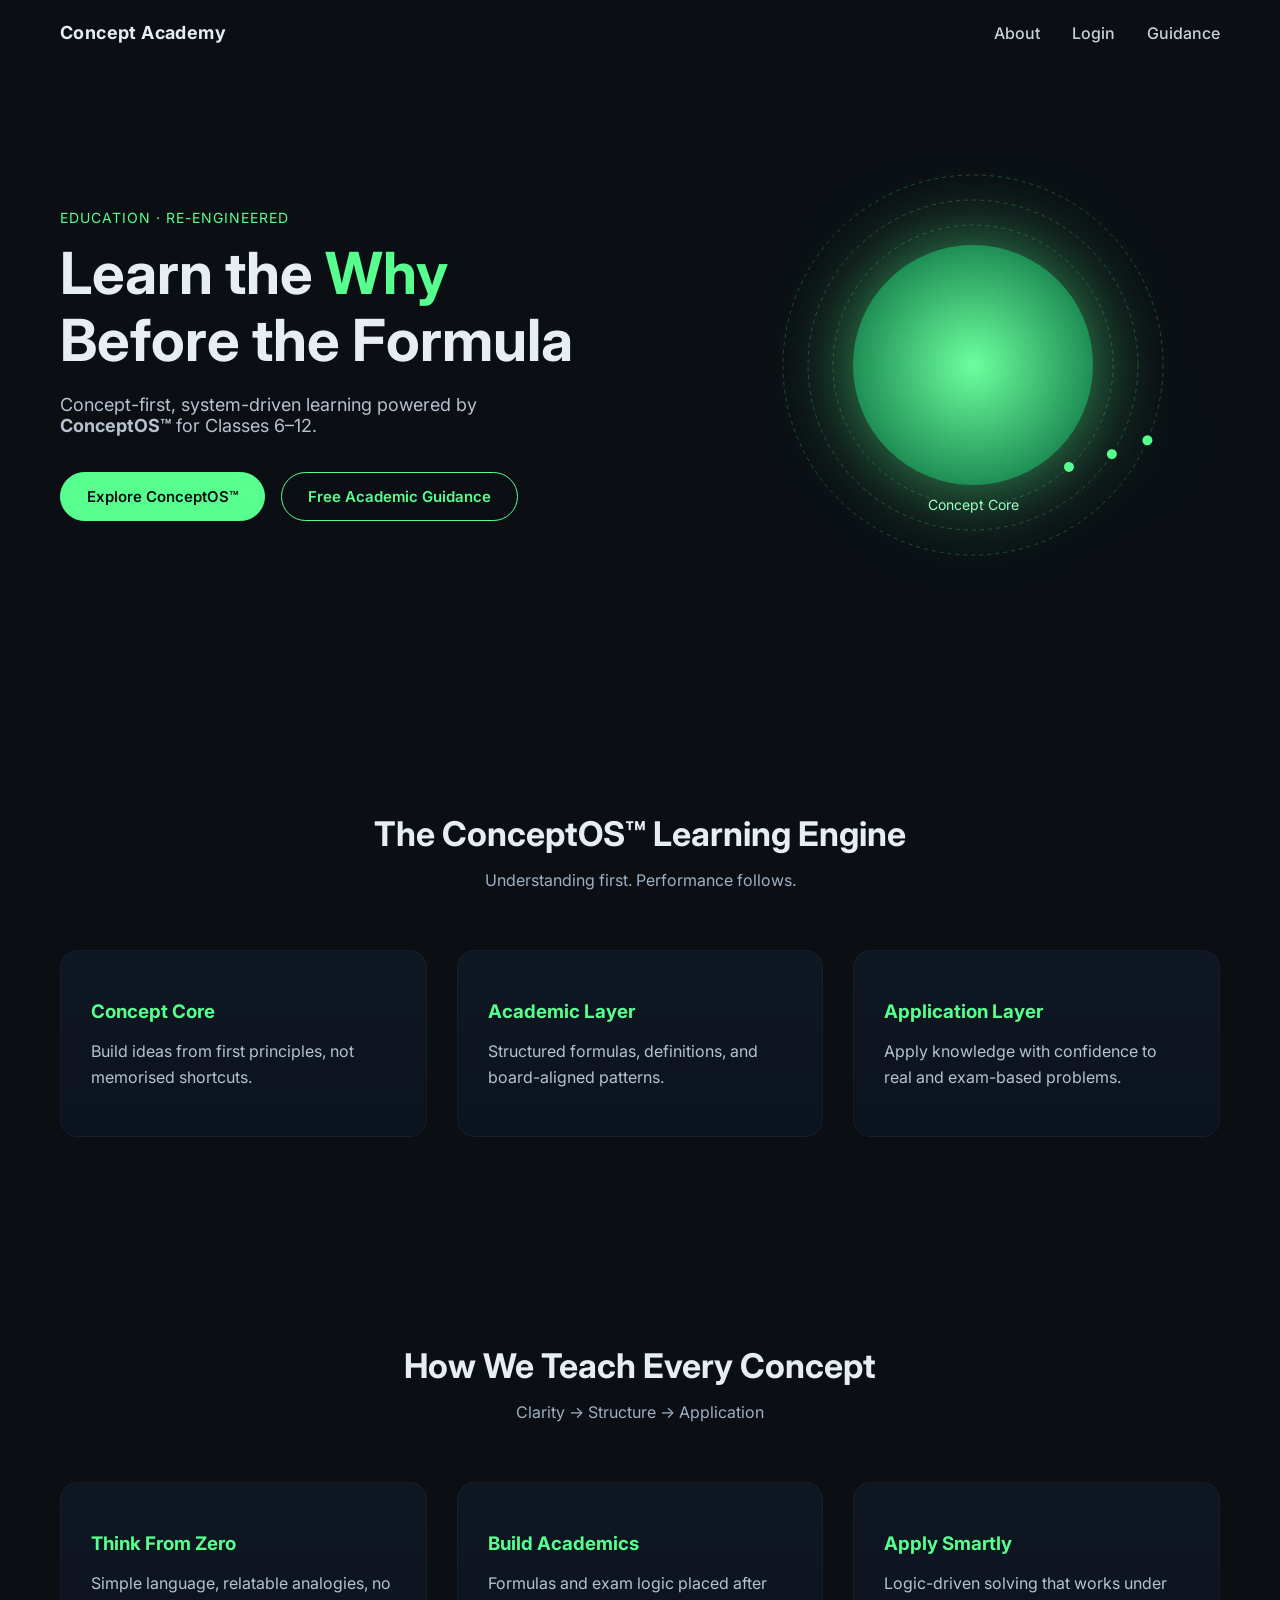
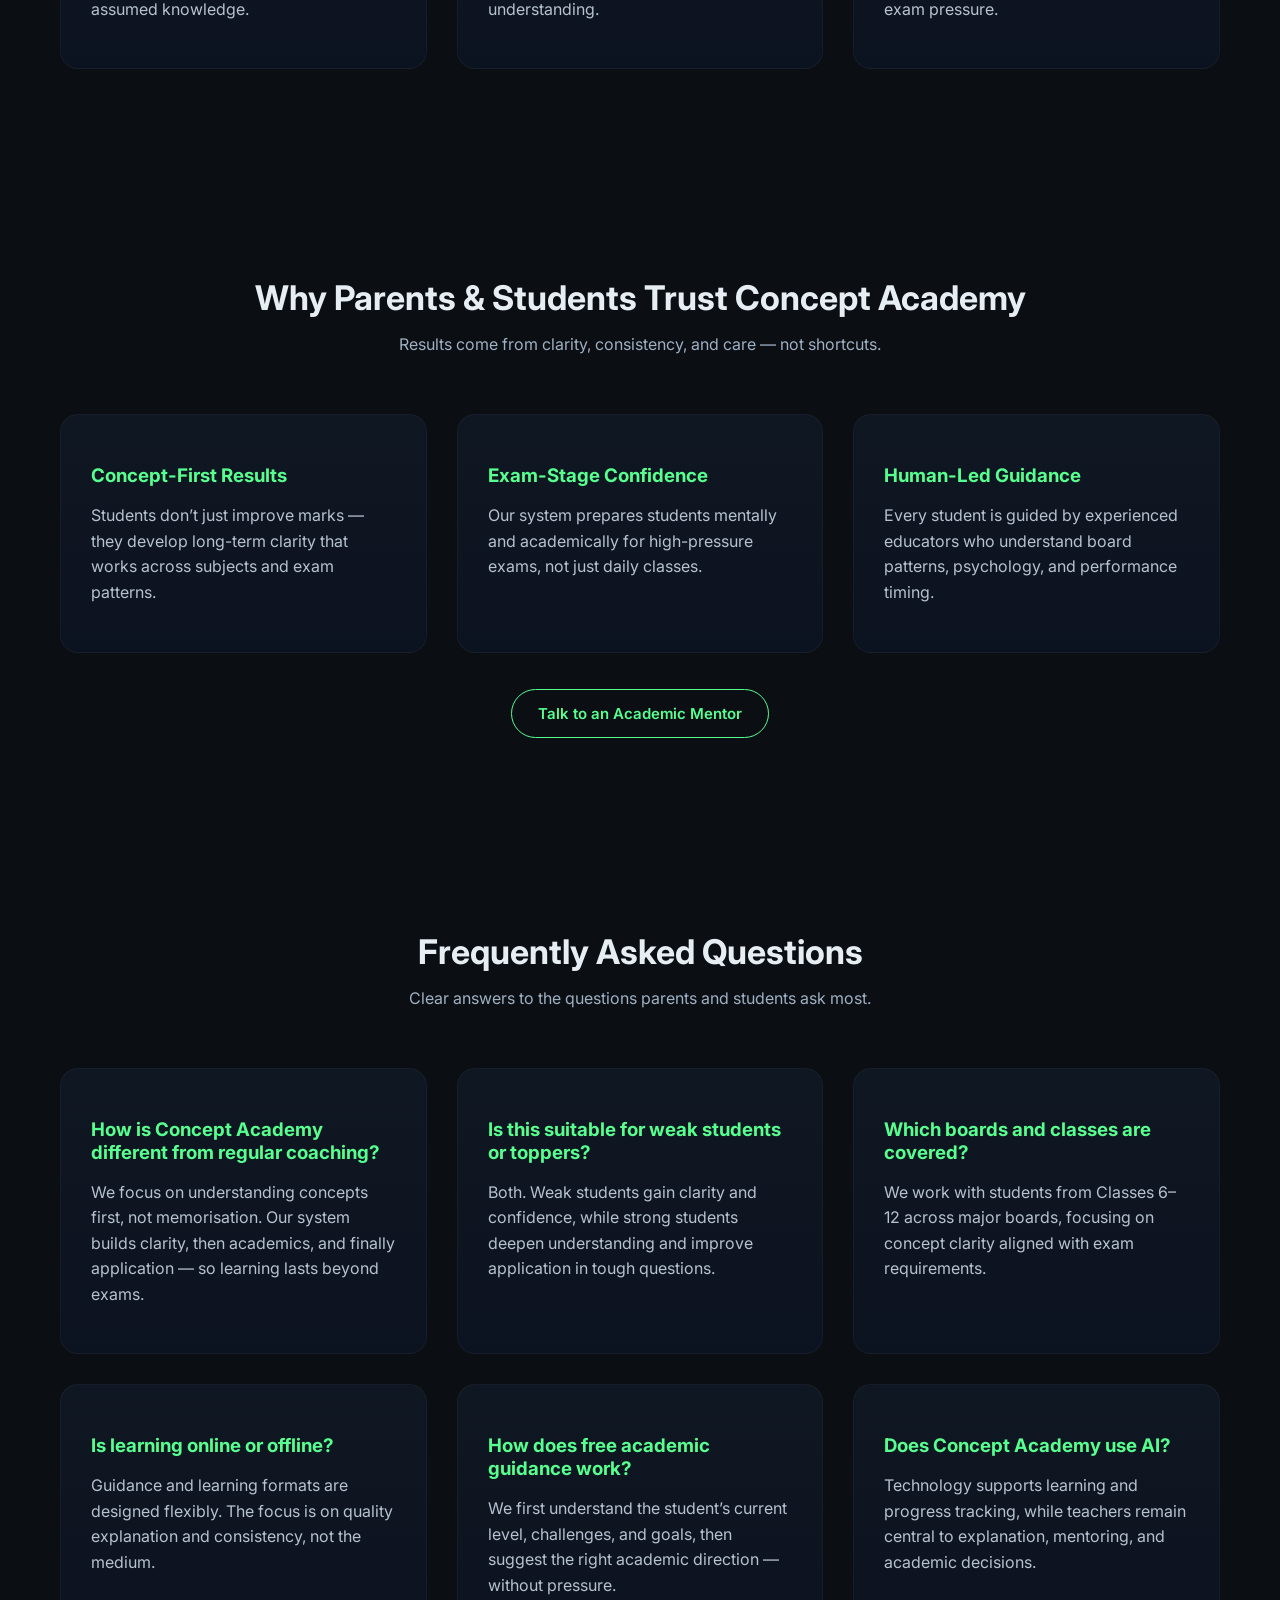
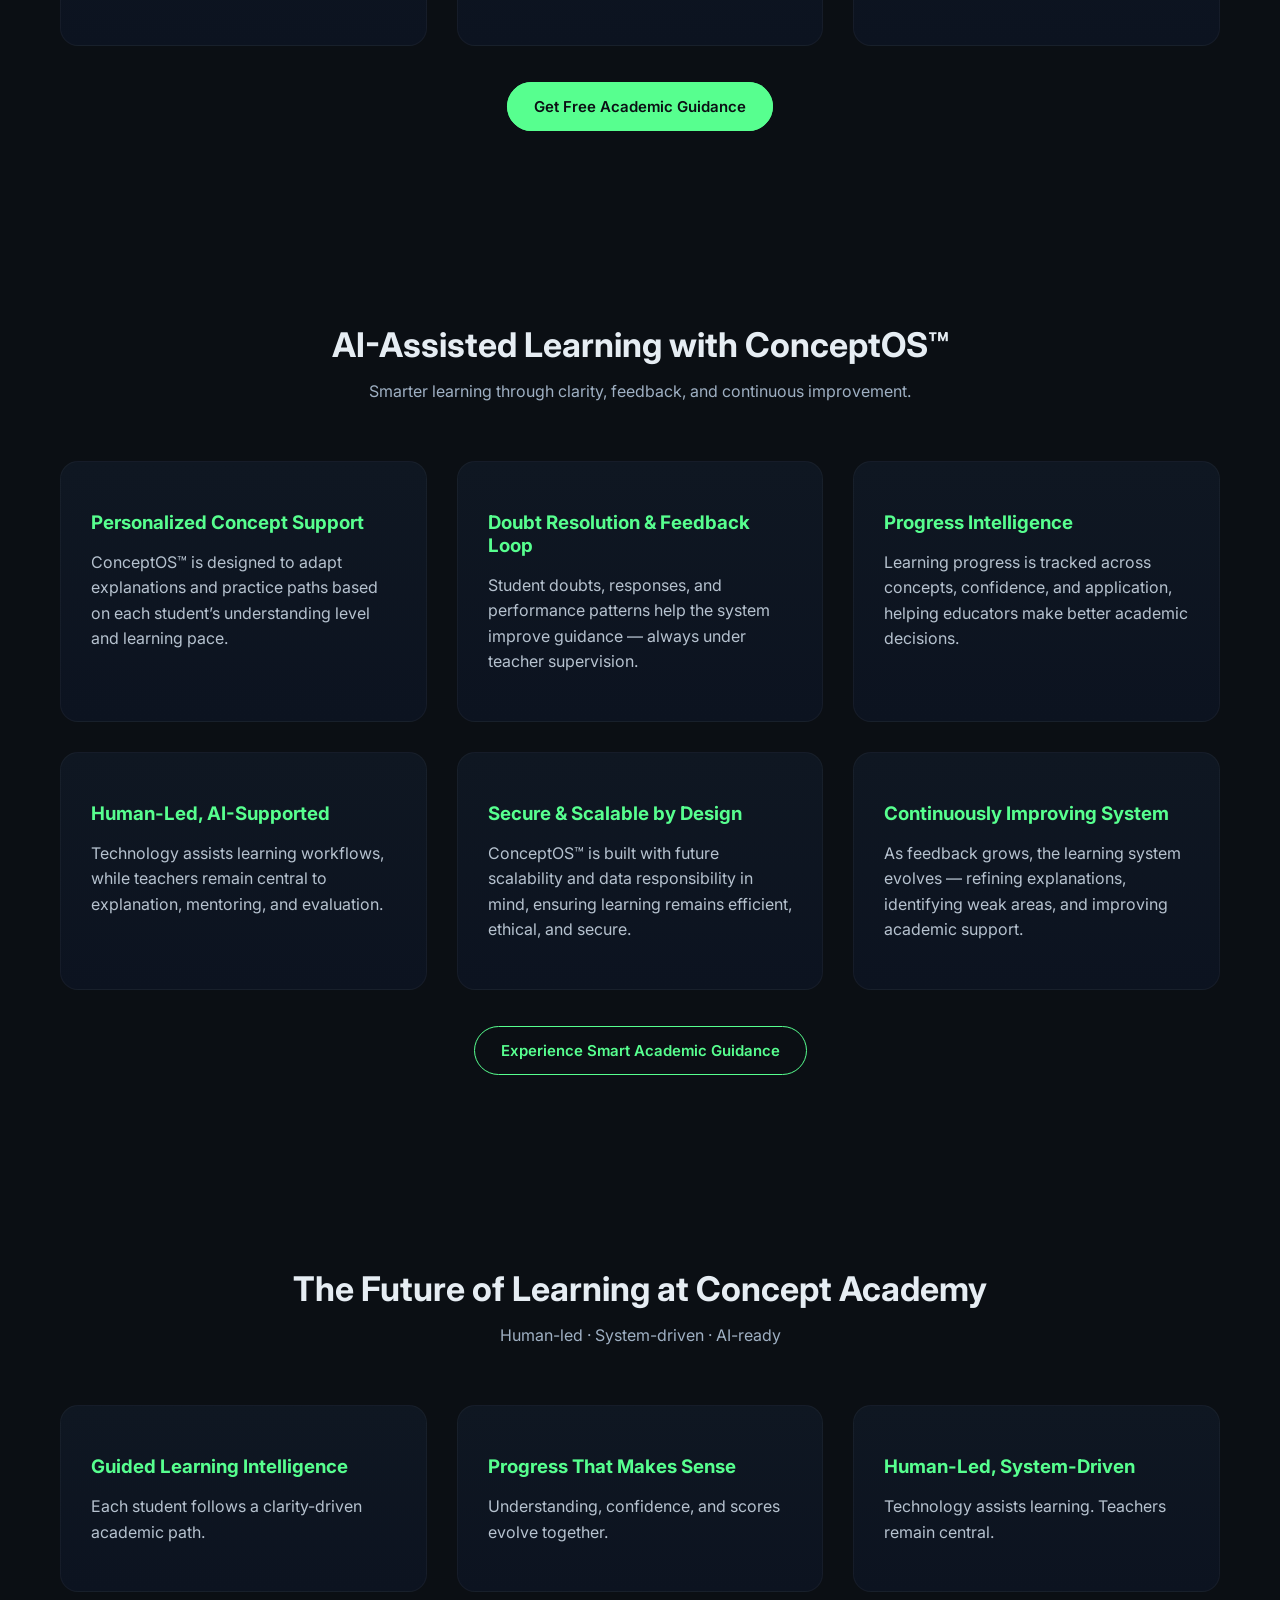
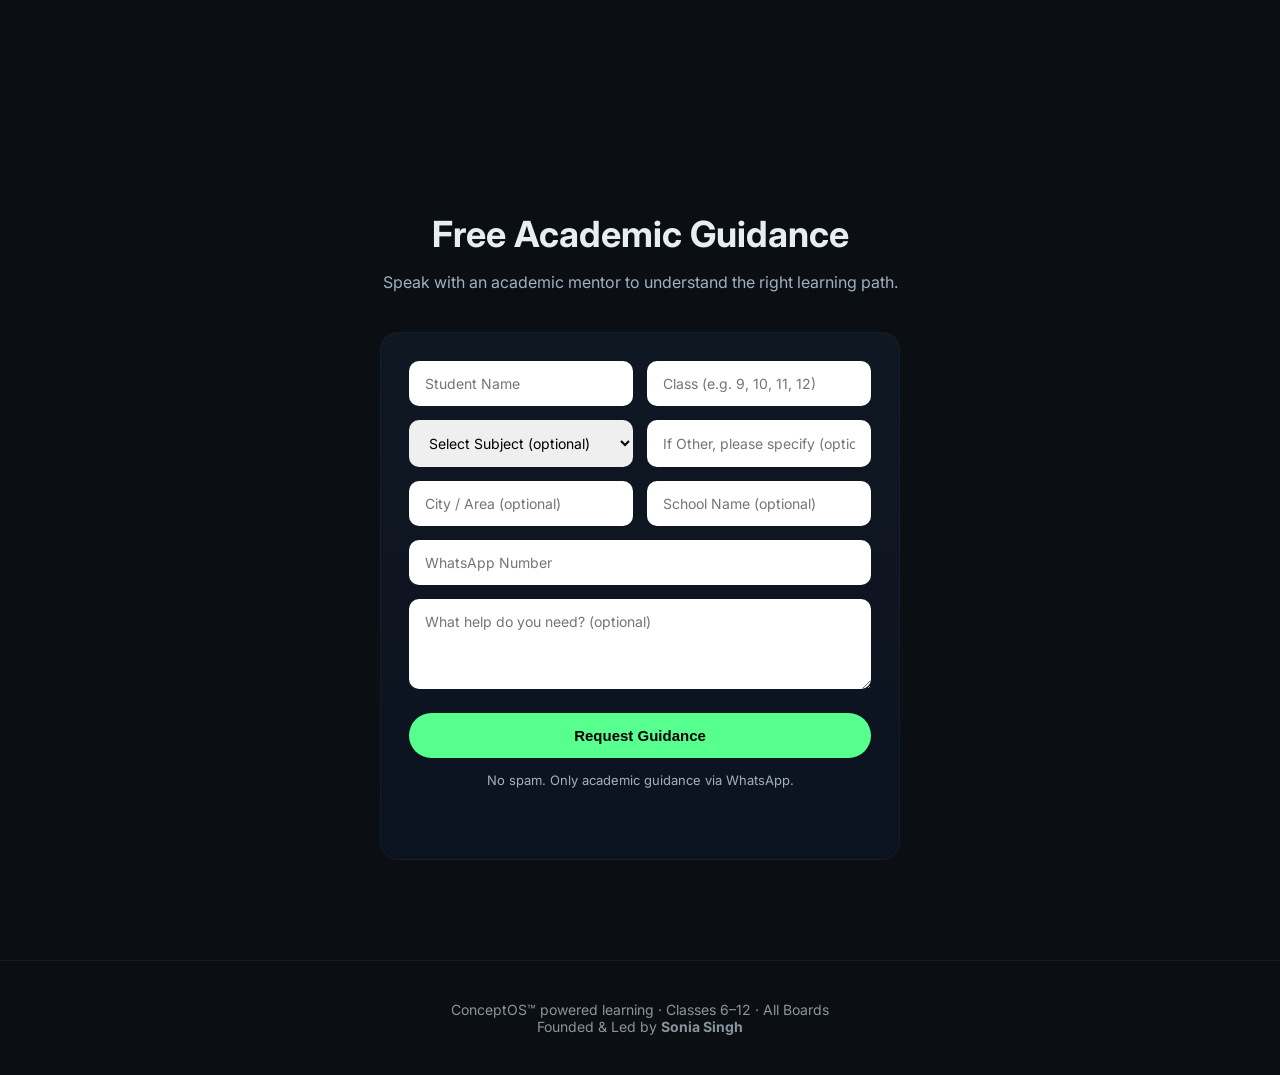
<file: index.html>
<!DOCTYPE html>
<html lang="en">
<head>
  <meta charset="UTF-8">
  <title>Concept Academy | Concept-First Learning for Classes 6–12</title>

<meta name="description" content="Concept Academy delivers concept-first, system-driven education powered by ConceptOS™. Helping students of Classes 6–12 build clarity, confidence, and exam success." />

<meta name="keywords" content="concept based learning, physics classes 9 to 12, board exam preparation, concept academy, ConceptOS learning system" />

<meta name="author" content="Concept Academy" />

<!-- Open Graph (Social + WhatsApp preview) -->
<meta property="og:title" content="Concept Academy | Learn the Why Before the Formula" />
<meta property="og:description" content="A concept-first, system-driven learning platform for Classes 6–12. Powered by ConceptOS™." />
<meta property="og:type" content="website" />
<meta property="og:url" content="https://your-domain.com" />

<!-- Twitter -->
<meta name="twitter:card" content="summary_large_image" />
<meta name="twitter:title" content="Concept Academy | Concept-First Learning" />
<meta name="twitter:description" content="Clarity-driven education for Classes 6–12 powered by ConceptOS™." />

  <meta charset="UTF-8" />
  <meta name="viewport" content="width=device-width, initial-scale=1.0" />
  <title>Concept Academy | Learn the Why</title>

  <!-- SEO BASIC -->
  <meta name="description" content="Concept Academy delivers concept-first, system-driven education powered by ConceptOS™ for Classes 6–12." />

  <!-- MAIN CSS -->
  <link rel="stylesheet" href="assets/css/main.css" />

  <!-- FONT -->
  <link rel="preconnect" href="https://fonts.googleapis.com">
  <link rel="preconnect" href="https://fonts.gstatic.com" crossorigin>
  <link href="https://fonts.googleapis.com/css2?family=Inter:wght@300;400;500;600;700&display=swap" rel="stylesheet">

  <style>
    body {
      margin: 0;
      font-family: 'Inter', sans-serif;
      background: #0b0f14;
      color: #e6edf3;
    }

    a { text-decoration: none; }

    /* ---------- HEADER ---------- */
    header {
      padding: 22px 60px;
      display: flex;
      justify-content: space-between;
      align-items: center;
    }

    .logo {
      font-weight: 700;
      font-size: 18px;
      letter-spacing: 0.4px;
    }

    nav a {
      margin-left: 28px;
      font-weight: 500;
      color: #c9d1d9;
    }

    nav a:hover {
      color: #57ff8f;
    }

    /* ---------- HERO ---------- */
    .hero {
      padding: 90px 60px 120px;
      display: grid;
      grid-template-columns: 1.1fr 0.9fr;
      gap: 60px;
      align-items: center;
    }

    .hero-eyebrow {
      color: #57ff8f;
      font-size: 14px;
      letter-spacing: 1px;
      text-transform: uppercase;
      margin-bottom: 14px;
    }

    .hero h1 {
      font-size: 58px;
      line-height: 1.15;
      margin: 0 0 20px;
      font-weight: 700;
    }

    .hero h1 span {
      color: #57ff8f;
    }

    .hero-sub {
      font-size: 18px;
      color: #b6c2cf;
      max-width: 520px;
      margin-bottom: 36px;
    }

    .hero-cta {
      display: flex;
      gap: 16px;
      flex-wrap: wrap;
    }

    .cta {
      padding: 14px 26px;
      border-radius: 999px;
      font-weight: 600;
      font-size: 15px;
      border: 1px solid #57ff8f;
      color: #57ff8f;
      background: transparent;
    }

    .cta.primary {
      background: #57ff8f;
      color: #0b0f14;
    }

    /* ---------- HERO VISUAL ---------- */
    .hero-visual {
      display: flex;
      justify-content: center;
      align-items: center;
    }

    .core {
      width: 260px;
      height: 260px;
      border-radius: 50%;
      background: radial-gradient(circle, #57ff8f 0%, #1a7f4b 70%);
      box-shadow: 0 0 80px rgba(87,255,143,0.4);
      position: relative;
    }

    .core::before,
    .core::after {
      content: "";
      position: absolute;
      inset: -40px;
      border-radius: 50%;
      border: 1px dashed rgba(87,255,143,0.25);
    }

    .core::after {
      inset: -70px;
    }

    .core-label {
      position: absolute;
      bottom: -38px;
      width: 100%;
      text-align: center;
      font-size: 14px;
      color: #9fb0c3;
    }

    /* ---------- SYSTEM SECTIONS ---------- */
    section {
      padding: 90px 60px;
    }

    .section-title {
      text-align: center;
      font-size: 34px;
      margin-bottom: 14px;
    }

    .section-sub {
      text-align: center;
      color: #9fb0c3;
      margin-bottom: 60px;
    }

    .grid-3 {
      display: grid;
      grid-template-columns: repeat(3, 1fr);
      gap: 30px;
    }

    .card {
      background: linear-gradient(180deg, #0f1722, #0c1320);
      border-radius: 18px;
      padding: 30px;
      border: 1px solid rgba(255,255,255,0.04);
    }

    .card h3 {
      color: #57ff8f;
      margin-bottom: 10px;
    }

    .card p {
      color: #b6c2cf;
      line-height: 1.6;
    }

    /* ---------- CTA STRIP ---------- */
    .cta-strip {
      text-align: center;
      padding: 80px 40px;
      background: radial-gradient(circle at top, rgba(87,255,143,0.15), transparent 60%);
    }

    /* ---------- FOOTER ---------- */
    footer {
      padding: 40px;
      text-align: center;
      font-size: 14px;
      color: #8b949e;
      border-top: 1px solid rgba(255,255,255,0.06);
    }

    @media (max-width: 900px) {
      .hero {
        grid-template-columns: 1fr;
        text-align: center;
      }
      .hero-cta {
        justify-content: center;
      }
    }
  </style>
</head>

<body>

<header>
  <div class="logo">Concept Academy</div>
  <nav>
    <a href="about.html">About</a>
    <a href="login.html">Login</a>
    <a href="#guidance">Guidance</a>
  </nav>
</header>

<!-- HERO -->
<section class="hero">
  <div>
    <div class="hero-eyebrow">Education · Re-engineered</div>
    <h1>Learn the <span>Why</span><br>Before the Formula</h1>
    <p class="hero-sub">
      Concept-first, system-driven learning powered by <strong>ConceptOS™</strong>
      for Classes 6–12.
    </p>

    <div class="hero-cta">
      <a href="#system" class="cta primary">Explore ConceptOS™</a>
      <a href="#guidance" class="cta">Free Academic Guidance</a>
    </div>
  </div>

<div class="hero-visual">
  <svg width="420" height="420" viewBox="0 0 420 420" class="galaxy-svg">

    <!-- ORBITS -->
    <circle cx="210" cy="210" r="140" stroke="rgba(87,255,143,0.25)" stroke-dasharray="4 4" fill="none"/>
    <circle cx="210" cy="210" r="165" stroke="rgba(87,255,143,0.25)" stroke-dasharray="4 4" fill="none"/>
    <circle cx="210" cy="210" r="190" stroke="rgba(87,255,143,0.25)" stroke-dasharray="4 4" fill="none"/>

    <!-- PLANET 1 -->
    <circle cx="350" cy="210" r="5" fill="#57ff8f">
      <animateTransform
        attributeName="transform"
        type="rotate"
        from="0 210 210"
        to="360 210 210"
        dur="14s"
        repeatCount="indefinite"/>
    </circle>

    <!-- PLANET 2 -->
    <circle cx="375" cy="210" r="5" fill="#57ff8f">
      <animateTransform
        attributeName="transform"
        type="rotate"
        from="0 210 210"
        to="360 210 210"
        dur="20s"
        repeatCount="indefinite"/>
    </circle>

    <!-- PLANET 3 -->
    <circle cx="400" cy="210" r="5" fill="#57ff8f">
      <animateTransform
        attributeName="transform"
        type="rotate"
        from="0 210 210"
        to="360 210 210"
        dur="28s"
        repeatCount="indefinite"/>
    </circle>

    <!-- CORE -->
    <defs>
      <radialGradient id="coreGlow">
        <stop offset="0%" stop-color="#6dff9f"/>
        <stop offset="100%" stop-color="#1f8f55"/>
      </radialGradient>
    </defs>

    <circle cx="210" cy="210" r="120" fill="url(#coreGlow)"/>
    <text x="210" y="355" text-anchor="middle" fill="#9fffc6" font-size="14">Concept Core</text>

  </svg>
</div>



</section>

<!-- SYSTEM -->
<section id="system">
  <h2 class="section-title">The ConceptOS™ Learning Engine</h2>
  <p class="section-sub">Understanding first. Performance follows.</p>

  <div class="grid-3">
    <div class="card">
      <h3>Concept Core</h3>
      <p>Build ideas from first principles, not memorised shortcuts.</p>
    </div>
    <div class="card">
      <h3>Academic Layer</h3>
      <p>Structured formulas, definitions, and board-aligned patterns.</p>
    </div>
    <div class="card">
      <h3>Application Layer</h3>
      <p>Apply knowledge with confidence to real and exam-based problems.</p>
    </div>
  </div>
</section>

<!-- METHOD -->
<section>
  <h2 class="section-title">How We Teach Every Concept</h2>
  <p class="section-sub">Clarity → Structure → Application</p>

  <div class="grid-3">
    <div class="card">
      <h3>Think From Zero</h3>
      <p>Simple language, relatable analogies, no assumed knowledge.</p>
    </div>
    <div class="card">
      <h3>Build Academics</h3>
      <p>Formulas and exam logic placed after understanding.</p>
    </div>
    <div class="card">
      <h3>Apply Smartly</h3>
      <p>Logic-driven solving that works under exam pressure.</p>
    </div>
  </div>
</section>

<!-- TRUST -->
<section>
  <h2 class="section-title">Why Parents & Students Trust Concept Academy</h2>
  <p class="section-sub">
    Results come from clarity, consistency, and care — not shortcuts.
  </p>

  <div class="grid-3">
    <div class="card">
      <h3>Concept-First Results</h3>
      <p>
        Students don’t just improve marks — they develop long-term clarity
        that works across subjects and exam patterns.
      </p>
    </div>

    <div class="card">
      <h3>Exam-Stage Confidence</h3>
      <p>
        Our system prepares students mentally and academically for
        high-pressure exams, not just daily classes.
      </p>
    </div>

    <div class="card">
      <h3>Human-Led Guidance</h3>
      <p>
        Every student is guided by experienced educators who understand
        board patterns, psychology, and performance timing.
      </p>
    </div>
  </div>

  <div style="text-align:center; margin-top:50px;">
    <a href="#guidance" class="cta">Talk to an Academic Mentor</a>
  </div>
</section>

<!-- FAQ -->
<section>
  <h2 class="section-title">Frequently Asked Questions</h2>
  <p class="section-sub">
    Clear answers to the questions parents and students ask most.
  </p>

  <div class="grid-3">
    <div class="card">
      <h3>How is Concept Academy different from regular coaching?</h3>
      <p>
        We focus on understanding concepts first, not memorisation.
        Our system builds clarity, then academics, and finally application —
        so learning lasts beyond exams.
      </p>
    </div>

    <div class="card">
      <h3>Is this suitable for weak students or toppers?</h3>
      <p>
        Both. Weak students gain clarity and confidence, while strong students
        deepen understanding and improve application in tough questions.
      </p>
    </div>

    <div class="card">
      <h3>Which boards and classes are covered?</h3>
      <p>
        We work with students from Classes 6–12 across major boards,
        focusing on concept clarity aligned with exam requirements.
      </p>
    </div>

    <div class="card">
      <h3>Is learning online or offline?</h3>
      <p>
        Guidance and learning formats are designed flexibly.
        The focus is on quality explanation and consistency,
        not the medium.
      </p>
    </div>

    <div class="card">
      <h3>How does free academic guidance work?</h3>
      <p>
        We first understand the student’s current level, challenges,
        and goals, then suggest the right academic direction —
        without pressure.
      </p>
    </div>

    <div class="card">
      <h3>Does Concept Academy use AI?</h3>
      <p>
        Technology supports learning and progress tracking,
        while teachers remain central to explanation, mentoring,
        and academic decisions.
      </p>
    </div>
  </div>

  <div style="text-align:center; margin-top:50px;">
    <a href="#guidance" class="cta primary">Get Free Academic Guidance</a>
  </div>
</section>

<!-- AI ASSISTED LEARNING -->
<section>
  <h2 class="section-title">AI-Assisted Learning with ConceptOS™</h2>
  <p class="section-sub">
    Smarter learning through clarity, feedback, and continuous improvement.
  </p>

  <div class="grid-3">
    <div class="card">
      <h3>Personalized Concept Support</h3>
      <p>
        ConceptOS™ is designed to adapt explanations and practice paths
        based on each student’s understanding level and learning pace.
      </p>
    </div>

    <div class="card">
      <h3>Doubt Resolution & Feedback Loop</h3>
      <p>
        Student doubts, responses, and performance patterns help the system
        improve guidance — always under teacher supervision.
      </p>
    </div>

    <div class="card">
      <h3>Progress Intelligence</h3>
      <p>
        Learning progress is tracked across concepts, confidence, and application,
        helping educators make better academic decisions.
      </p>
    </div>
  </div>

  <div class="grid-3" style="margin-top:30px;">
    <div class="card">
      <h3>Human-Led, AI-Supported</h3>
      <p>
        Technology assists learning workflows, while teachers remain central
        to explanation, mentoring, and evaluation.
      </p>
    </div>

    <div class="card">
      <h3>Secure & Scalable by Design</h3>
      <p>
        ConceptOS™ is built with future scalability and data responsibility in mind,
        ensuring learning remains efficient, ethical, and secure.
      </p>
    </div>

    <div class="card">
      <h3>Continuously Improving System</h3>
      <p>
        As feedback grows, the learning system evolves — refining explanations,
        identifying weak areas, and improving academic support.
      </p>
    </div>
  </div>

  <div style="text-align:center; margin-top:50px;">
    <a href="#guidance" class="cta">Experience Smart Academic Guidance</a>
  </div>
</section>

<!-- FUTURE -->
<section>
  <h2 class="section-title">The Future of Learning at Concept Academy</h2>
  <p class="section-sub">Human-led · System-driven · AI-ready</p>

  <div class="grid-3">
    <div class="card">
      <h3>Guided Learning Intelligence</h3>
      <p>Each student follows a clarity-driven academic path.</p>
    </div>
    <div class="card">
      <h3>Progress That Makes Sense</h3>
      <p>Understanding, confidence, and scores evolve together.</p>
    </div>
    <div class="card">
      <h3>Human-Led, System-Driven</h3>
      <p>Technology assists learning. Teachers remain central.</p>
    </div>
  </div>
</section>

<!-- CTA -->
<section id="guidance">
  <h2>Free Academic Guidance</h2>
  <p>Speak with an academic mentor to understand the right learning path.</p>

  <form id="leadForm" class="card">

    <div class="form-row">
      <input type="text" placeholder="Student Name" required>
      <input type="text" placeholder="Class (e.g. 9, 10, 11, 12)" required>
    </div>

    <div class="form-row">
      <select>
        <option value="">Select Subject (optional)</option>
        <option>Physics</option>
        <option>Chemistry</option>
        <option>Maths</option>
        <option>Biology</option>
        <option>English</option>
        <option>Hindi</option>
        <option>Other</option>
      </select>
      <input type="text" placeholder="If Other, please specify (optional)">
    </div>

    <div class="form-row">
      <input type="text" placeholder="City / Area (optional)">
      <input type="text" placeholder="School Name (optional)">
    </div>

    <div class="form-row single">
      <input id="whatsapp" type="tel" placeholder="WhatsApp Number" required>
    </div>

    <div class="form-row single">
      <textarea placeholder="What help do you need? (optional)"></textarea>
    </div>

    <button type="submit" class="btn-primary">
      Request Guidance
    </button>

    <p class="form-note">
      No spam. Only academic guidance via WhatsApp.
    </p>

  </form>
</section>

<footer>
  ConceptOS™ powered learning · Classes 6–12 · All Boards<br>
  Founded & Led by <strong>Sonia Singh</strong>
</footer>

<script src="assets/js/main.js"></script>
</body>
</html>
</file>
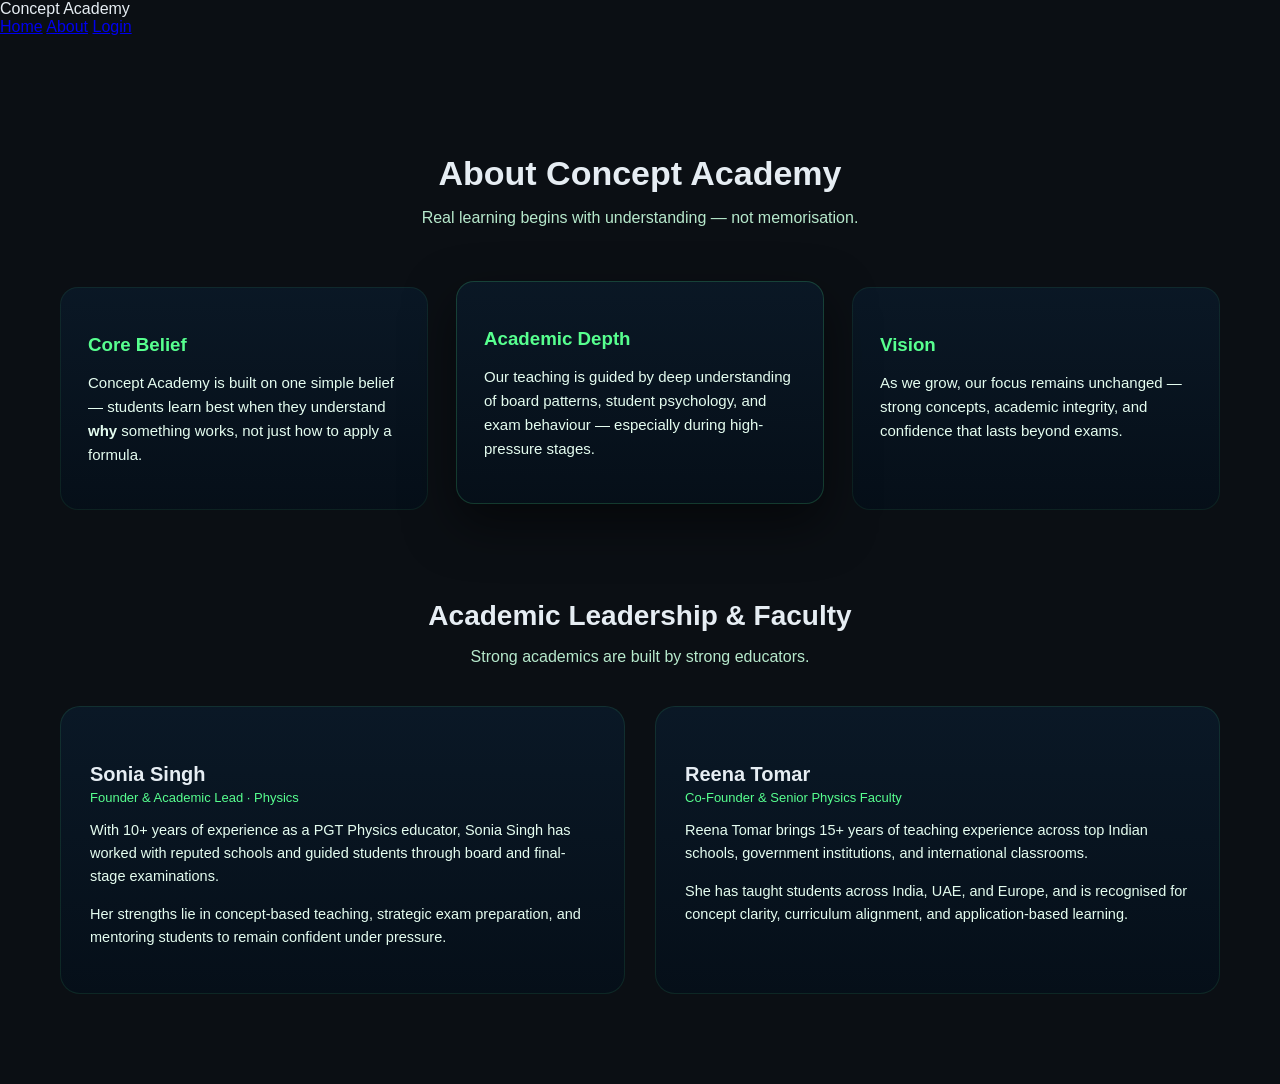
<file: about.html>
<!DOCTYPE html>
<html lang="en">
<head>
  <meta charset="UTF-8" />
  <meta name="viewport" content="width=device-width, initial-scale=1.0" />
  <title>About Concept Academy</title>

  <!-- MAIN CSS -->
  <link rel="stylesheet" href="assets/css/main.css" />
</head>

<body>

<header>
  <div class="logo">Concept Academy</div>
  <nav>
    <a href="index.html">Home</a>
    <a href="about.html">About</a>
    <a href="login.html">Login</a>
  </nav>
</header>

<!-- ABOUT SECTION -->
<section id="about" class="about-v3">

  <header class="about-header">
    <h2>About Concept Academy</h2>
    <p class="about-sub">
      Real learning begins with understanding — not memorisation.
    </p>
  </header>

  <div class="about-grid">

    <div class="about-card">
      <h3>Core Belief</h3>
      <p>
        Concept Academy is built on one simple belief — students learn best
        when they understand <strong>why</strong> something works, not just
        how to apply a formula.
      </p>
    </div>

    <div class="about-card highlight">
      <h3>Academic Depth</h3>
      <p>
        Our teaching is guided by deep understanding of board patterns,
        student psychology, and exam behaviour — especially during
        high-pressure stages.
      </p>
    </div>

    <div class="about-card">
      <h3>Vision</h3>
      <p>
        As we grow, our focus remains unchanged — strong concepts,
        academic integrity, and confidence that lasts beyond exams.
      </p>
    </div>

  </div>

  <div class="faculty-section">

    <h3 class="faculty-title">Academic Leadership & Faculty</h3>
    <p class="faculty-sub">
      Strong academics are built by strong educators.
    </p>

    <div class="faculty-grid">

      <div class="faculty-card">
        <h4>Sonia Singh</h4>
        <span>Founder & Academic Lead · Physics</span>
        <p>
          With 10+ years of experience as a PGT Physics educator,
          Sonia Singh has worked with reputed schools and guided
          students through board and final-stage examinations.
        </p>
        <p>
          Her strengths lie in concept-based teaching, strategic exam
          preparation, and mentoring students to remain confident
          under pressure.
        </p>
      </div>

      <div class="faculty-card">
        <h4>Reena Tomar</h4>
        <span>Co-Founder & Senior Physics Faculty</span>
        <p>
          Reena Tomar brings 15+ years of teaching experience across
          top Indian schools, government institutions, and international
          classrooms.
        </p>
        <p>
          She has taught students across India, UAE, and Europe, and
          is recognised for concept clarity, curriculum alignment,
          and application-based learning.
        </p>
      </div>

    </div>

  </div>

</section>

<script src="assets/js/main.js"></script>
</body>
</html>
</file>
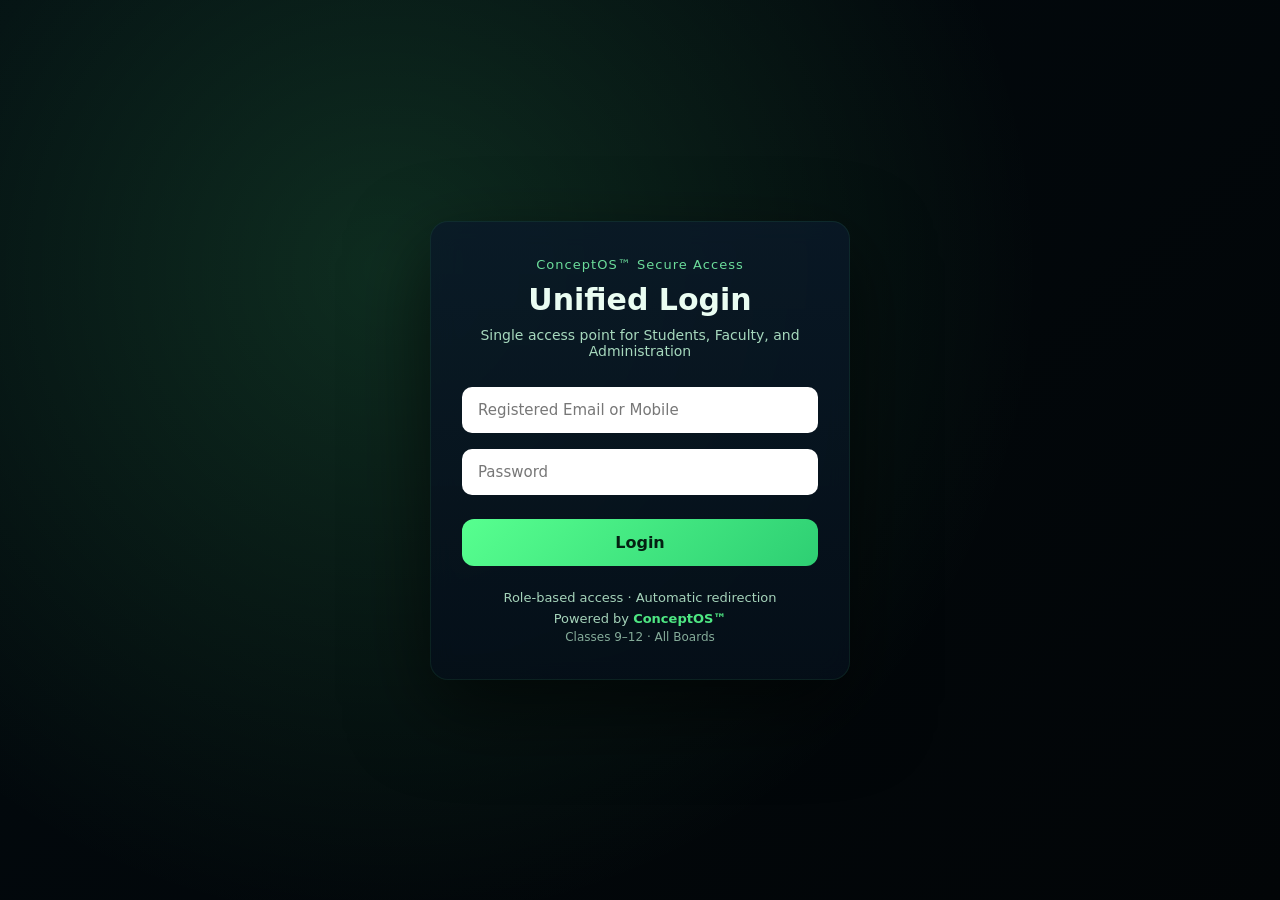
<file: login.html>
<!DOCTYPE html>
<html lang="en">
<head>
  <meta charset="UTF-8" />
  <title>ConceptOS™ Secure Access</title>
  <meta name="viewport" content="width=device-width, initial-scale=1.0" />

  <!-- LOGIN CSS ONLY -->
  <link rel="stylesheet" href="assets/css/login.css" />
</head>
<body>

  <div class="login-wrapper">

    <div class="login-card">
      <div class="login-header">
        <p class="system-label">ConceptOS™ Secure Access</p>
        <h1>Unified Login</h1>
        <p class="subtitle">
          Single access point for Students, Faculty, and Administration
        </p>
      </div>

      <form class="login-form">
        <input
          type="text"
          placeholder="Registered Email or Mobile"
          required
        />

        <input
          type="password"
          placeholder="Password"
          required
        />

        <button type="submit" class="login-btn">
          Login
        </button>
      </form>

      <div class="login-footer">
        <p>Role-based access · Automatic redirection</p>
        <p class="powered">
          Powered by <span>ConceptOS™</span>
        </p>
        <p class="boards">Classes 9–12 · All Boards</p>
      </div>
    </div>

  </div>

  <!-- OPTIONAL JS (FUTURE READY) -->
  <script src="assets/js/login.js"></script>
</body>
</html>
</file>
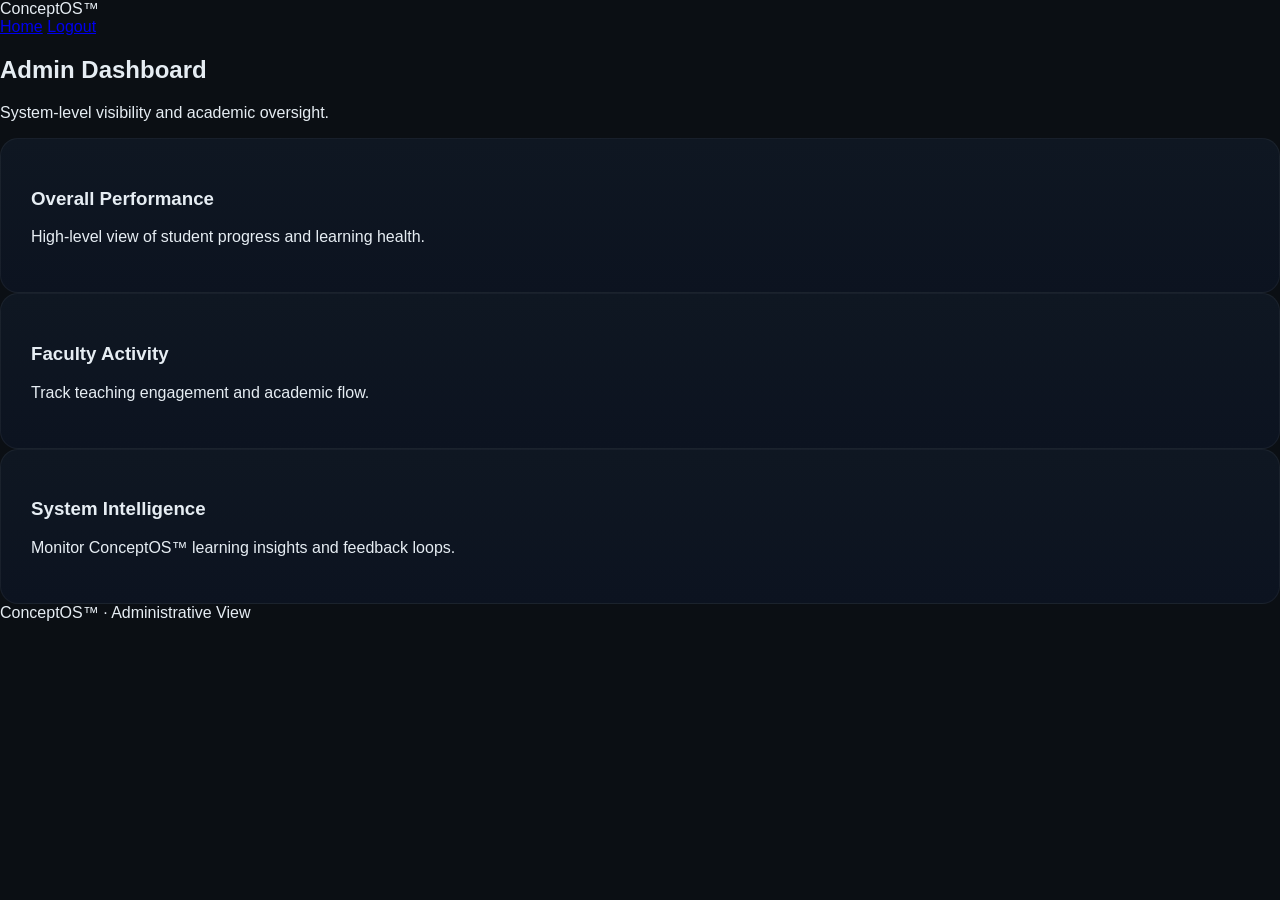
<file: dashboards/admin.html>
<!DOCTYPE html>
<html lang="en">
<head>
  <meta charset="UTF-8">
  <title>Admin Panel | ConceptOS™</title>
  <meta name="viewport" content="width=device-width, initial-scale=1.0">
  <link rel="stylesheet" href="../assets/css/main.css">
</head>

<body>

<header>
  <div class="logo">ConceptOS™</div>
  <nav>
    <a href="../index.html">Home</a>
    <a href="../login.html">Logout</a>
  </nav>
</header>

<section>
  <h2 class="section-title">Admin Dashboard</h2>
  <p class="section-sub">System-level visibility and academic oversight.</p>

  <div class="grid-3">
    <div class="card">
      <h3>Overall Performance</h3>
      <p>High-level view of student progress and learning health.</p>
    </div>

    <div class="card">
      <h3>Faculty Activity</h3>
      <p>Track teaching engagement and academic flow.</p>
    </div>

    <div class="card">
      <h3>System Intelligence</h3>
      <p>Monitor ConceptOS™ learning insights and feedback loops.</p>
    </div>
  </div>
</section>

<footer>
  ConceptOS™ · Administrative View
</footer>

</body>
</html>
</file>
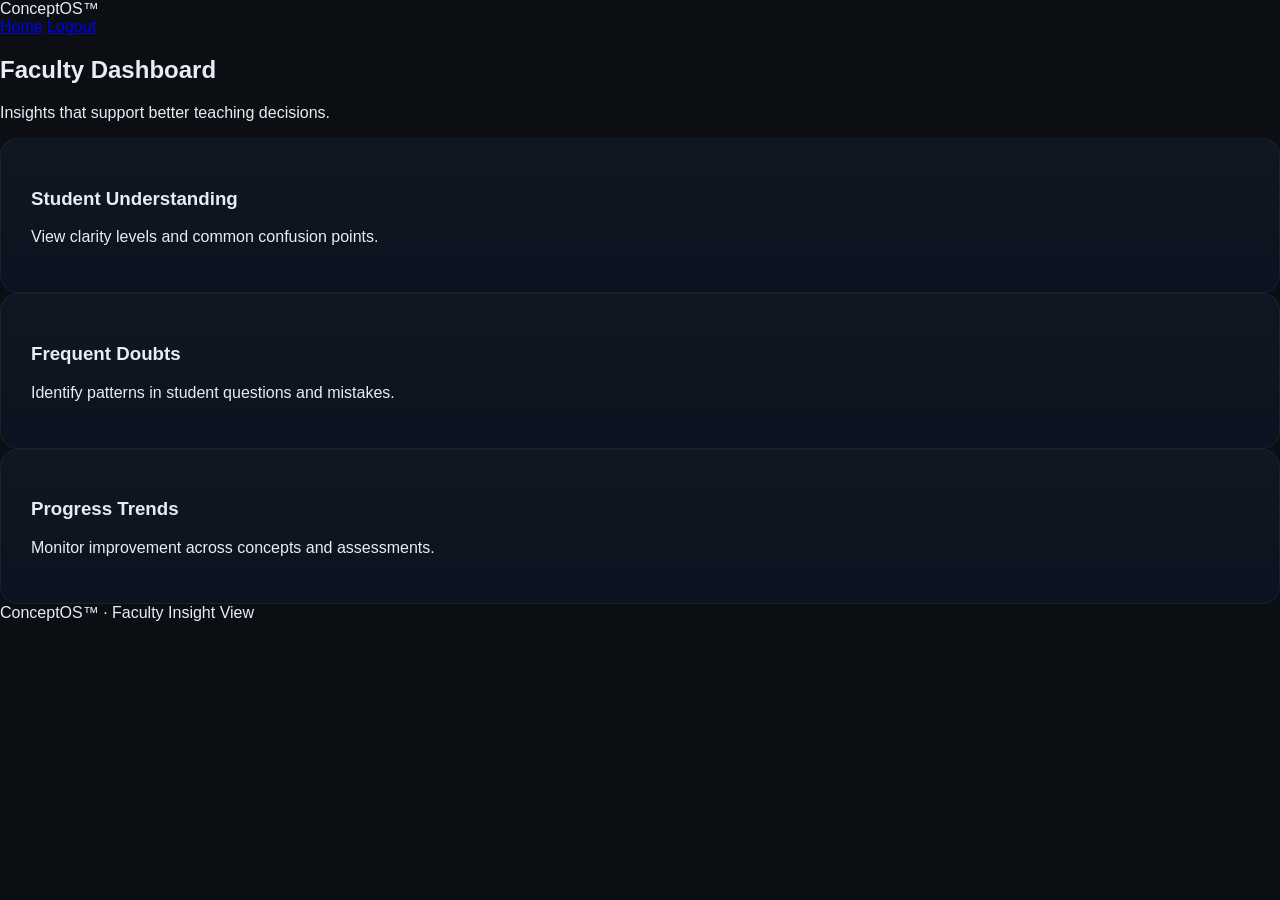
<file: dashboards/faculty.html>
<!DOCTYPE html>
<html lang="en">
<head>
  <meta charset="UTF-8">
  <title>Faculty Dashboard | ConceptOS™</title>
  <meta name="viewport" content="width=device-width, initial-scale=1.0">
  <link rel="stylesheet" href="../assets/css/main.css">
</head>

<body>

<header>
  <div class="logo">ConceptOS™</div>
  <nav>
    <a href="../index.html">Home</a>
    <a href="../login.html">Logout</a>
  </nav>
</header>

<section>
  <h2 class="section-title">Faculty Dashboard</h2>
  <p class="section-sub">Insights that support better teaching decisions.</p>

  <div class="grid-3">
    <div class="card">
      <h3>Student Understanding</h3>
      <p>View clarity levels and common confusion points.</p>
    </div>

    <div class="card">
      <h3>Frequent Doubts</h3>
      <p>Identify patterns in student questions and mistakes.</p>
    </div>

    <div class="card">
      <h3>Progress Trends</h3>
      <p>Monitor improvement across concepts and assessments.</p>
    </div>
  </div>
</section>

<footer>
  ConceptOS™ · Faculty Insight View
</footer>

</body>
</html>
</file>
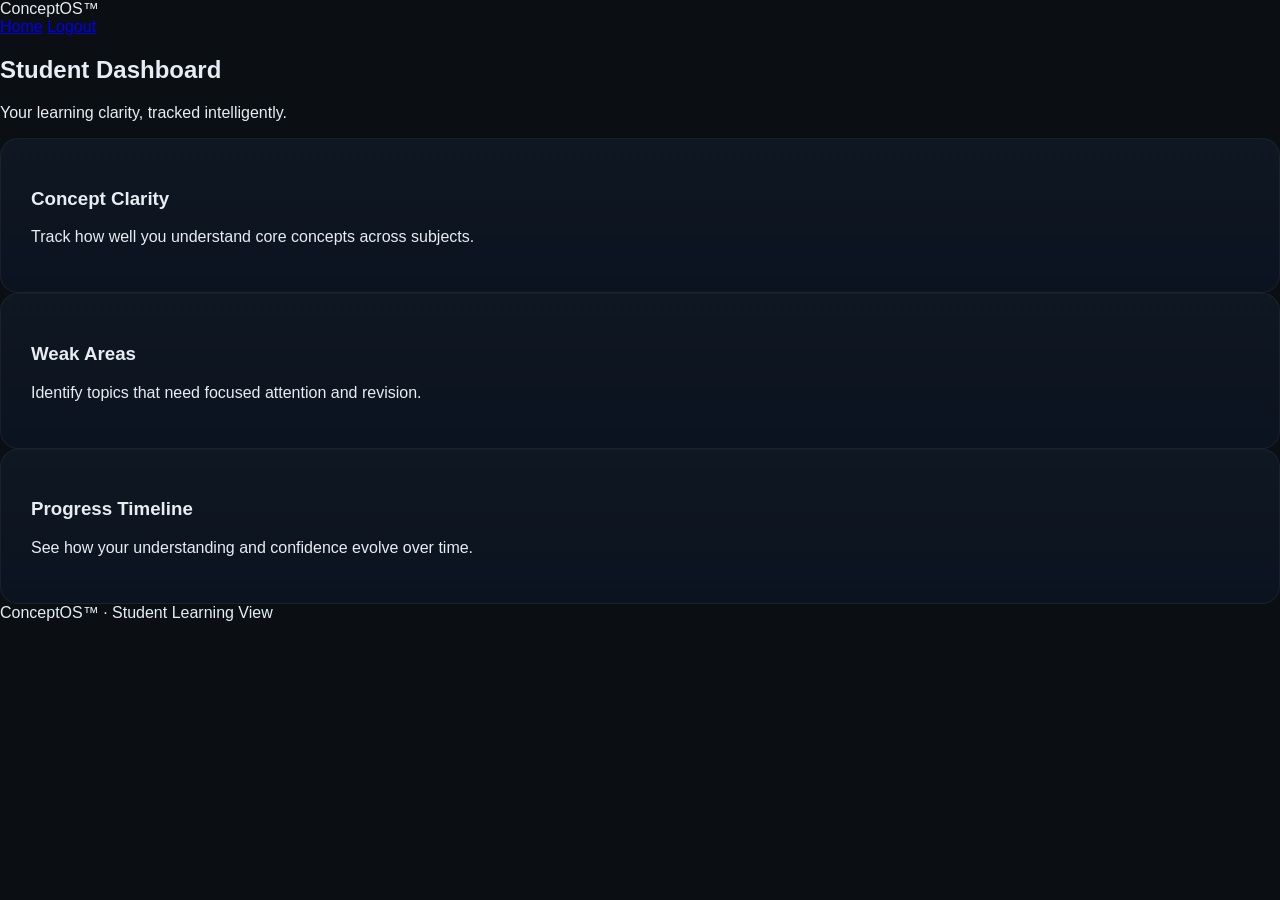
<file: dashboards/student.html>
<!DOCTYPE html>
<html lang="en">
<head>
  <meta charset="UTF-8">
  <title>Student Dashboard | ConceptOS™</title>
  <meta name="viewport" content="width=device-width, initial-scale=1.0">
  <link rel="stylesheet" href="../assets/css/main.css">
</head>

<body>

<header>
  <div class="logo">ConceptOS™</div>
  <nav>
    <a href="../index.html">Home</a>
    <a href="../login.html">Logout</a>
  </nav>
</header>

<section>
  <h2 class="section-title">Student Dashboard</h2>
  <p class="section-sub">Your learning clarity, tracked intelligently.</p>

  <div class="grid-3">
    <div class="card">
      <h3>Concept Clarity</h3>
      <p>Track how well you understand core concepts across subjects.</p>
    </div>

    <div class="card">
      <h3>Weak Areas</h3>
      <p>Identify topics that need focused attention and revision.</p>
    </div>

    <div class="card">
      <h3>Progress Timeline</h3>
      <p>See how your understanding and confidence evolve over time.</p>
    </div>
  </div>
</section>

<footer>
  ConceptOS™ · Student Learning View
</footer>

</body>
</html>
</file>
<file: assets/css/main.css>
/* ================= BASE ================= */
* {
  box-sizing: border-box;
}

body {
  margin: 0;
  font-family: 'Inter', sans-serif;
  background: #0b0f14;
  color: #e6edf3;
}

/* ================= GALAXY SVG ================= */
.galaxy-svg {
  max-width: 100%;
  height: auto;
  filter: drop-shadow(0 0 40px rgba(87,255,143,0.6));
}

/* ================= CTA ================= */
.cta {
  padding: 14px 26px;
  border-radius: 999px;
  font-weight: 600;
  border: 1px solid #57ff8f;
  color: #57ff8f;
  background: transparent;
  cursor: pointer;
}

.cta.primary {
  background: #57ff8f;
  color: #0b0f14;
}

/* ================= CARDS ================= */
.card {
  background: linear-gradient(180deg, #0f1722, #0c1320);
  border-radius: 18px;
  padding: 30px;
  border: 1px solid rgba(255,255,255,0.05);
}

/* ================= GUIDANCE SECTION ================= */
#guidance {
  padding: 100px 20px;
  text-align: center;
}

#guidance h2 {
  font-size: 36px;
  margin-bottom: 10px;
}

#guidance p {
  color: #9fb0c3;
  margin-bottom: 40px;
}

/* ===== FORM CARD ===== */
#leadForm {
  max-width: 520px;
  margin: 0 auto;
  padding: 28px;
}

/* ===== FORM ROWS (THIS FIXES UX) ===== */
.form-row {
  display: grid;
  grid-template-columns: 1fr 1fr;
  gap: 14px;
  margin-bottom: 14px;
}

.form-row.single {
  grid-template-columns: 1fr;
}

/* ===== INPUTS ===== */
#leadForm input,
#leadForm select,
#leadForm textarea {
  width: 100%;
  padding: 14px 16px;
  border-radius: 10px;
  border: none;
  font-size: 14px;
  font-family: inherit;
}

#leadForm textarea {
  min-height: 90px;
  resize: vertical;
}

/* ===== BUTTON ===== */
.btn-primary {
  width: 100%;
  padding: 14px;
  border-radius: 999px;
  background: #57ff8f;
  color: #000;
  font-weight: 600;
  border: none;
  cursor: pointer;
  font-size: 15px;
  margin-top: 10px;
}

.btn-primary:hover {
  filter: brightness(1.1);
}

.form-note {
  margin-top: 12px;
  font-size: 12px;
  color: #9fb3c8;
}

/* ===== MOBILE ===== */
@media (max-width: 640px) {
  .form-row {
    grid-template-columns: 1fr;
  }
}
/* ===============================
   ABOUT SECTION – V3
   =============================== */

.about-v3 {
  padding: 90px 20px;
  max-width: 1200px;
  margin: auto;
}

.about-header {
  text-align: center;
  margin-bottom: 60px;
}

.about-header h2 {
  font-size: 34px;
  margin-bottom: 12px;
}

.about-sub {
  color: #b7e9cc;
  font-size: 16px;
}

.about-grid {
  display: grid;
  grid-template-columns: repeat(auto-fit, minmax(260px, 1fr));
  gap: 28px;
  margin-bottom: 90px;
}

.about-card {
  background: linear-gradient(
    180deg,
    rgba(10,25,40,0.85),
    rgba(5,15,25,0.9)
  );
  padding: 28px;
  border-radius: 18px;
  box-shadow: inset 0 0 0 1px rgba(87,255,143,0.08);
}

.about-card h3 {
  color: #57ff8f;
  margin-bottom: 12px;
}

.about-card p {
  color: #e5fdf0;
  font-size: 15px;
  line-height: 1.6;
}

.about-card.highlight {
  transform: translateY(-6px);
  box-shadow:
    0 20px 50px rgba(0,0,0,0.5),
    inset 0 0 0 1px rgba(87,255,143,0.18);
}

/* FACULTY */

.faculty-section {
  text-align: center;
}

.faculty-title {
  font-size: 28px;
  margin-bottom: 8px;
}

.faculty-sub {
  color: #b7e9cc;
  margin-bottom: 40px;
}

.faculty-grid {
  display: grid;
  grid-template-columns: repeat(auto-fit, minmax(320px, 1fr));
  gap: 30px;
}

.faculty-card {
  background: linear-gradient(
    180deg,
    rgba(10,25,40,0.9),
    rgba(5,15,25,0.95)
  );
  padding: 30px;
  border-radius: 20px;
  text-align: left;
  box-shadow: inset 0 0 0 1px rgba(87,255,143,0.1);
}

.faculty-card h4 {
  font-size: 20px;
  margin-bottom: 4px;
}

.faculty-card span {
  color: #57ff8f;
  font-size: 13px;
  display: block;
  margin-bottom: 14px;
}

.faculty-card p {
  font-size: 14.5px;
  line-height: 1.6;
  color: #e5fdf0;
}
/* ===============================
   FORM LAYOUT – V3 STABLE
   =============================== */

.form-row {
  display: grid;
  grid-template-columns: 1fr 1fr;
  gap: 14px;
  margin-bottom: 14px;
}

.form-row.single {
  grid-template-columns: 1fr;
}

#leadForm input,
#leadForm select,
#leadForm textarea {
  width: 100%;
  padding: 14px 16px;
  border-radius: 10px;
  border: none;
  font-size: 14px;
  font-family: inherit;
}

#leadForm textarea {
  min-height: 90px;
  resize: vertical;
}

.btn-primary {
  width: 100%;
  padding: 14px;
  border-radius: 999px;
  background: #57ff8f;
  color: #000;
  font-weight: 600;
  border: none;
  cursor: pointer;
  font-size: 15px;
  margin-top: 10px;
}

.btn-primary:hover {
  filter: brightness(1.1);
}

.form-note {
  margin-top: 12px;
  font-size: 13px;
  color: #9fb3c8;
  text-align: center;
}

@media (max-width: 640px) {
  .form-row {
    grid-template-columns: 1fr;
  }
}
/* ================================
   MOBILE POLISH PATCH – V3
   Do NOT edit desktop styles
   ================================ */

@media (max-width: 768px) {

  /* 1. Global safety reset */
  * {
    max-width: 100%;
    box-sizing: border-box;
  }

/* ===============================
   MOBILE HARD SCROLL FIX – FINAL
   =============================== */
@media (max-width: 768px) {

  /* 1. Never lock viewport height on mobile */
  body,
  main,
  .main,
  .wrapper,
  .container,
  .hero,
  .galaxy,
  .universe {
    height: auto !important;
    min-height: unset !important;
    overflow: visible !important;
  }

  /* 2. Transforms MUST NOT affect layout containers */
  .hero,
  .container,
  .section {
    transform: none !important;
  }

  /* 3. Only visuals may stay absolute */
  .planet,
  .orbit,
  .star,
  .bg-effect {
    position: absolute;
  }

  /* 4. Restore natural document flow */
  section {
    display: block;
    width: 100%;
    max-width: 100%;
  }

}

  /* 2. Main container fixes */
  .container,
  .section,
  .hero,
  .content {
    padding-left: 16px !important;
    padding-right: 16px !important;
  }

  /* 3. Kill horizontal scroll sources */
  [style*="width: 100vw"],
  [style*="width: 120%"],
  .orbit,
  .galaxy,
  .planet,
  .visual-layer {
    max-width: 100%;
    overflow: hidden;
  }

  /* 4. Absolute positioned visuals → relative on mobile */
  .orbit,
  .planet,
  .floating,
  .animated-bg {
    position: relative !important;
    left: auto !important;
    right: auto !important;
    top: auto !important;
    transform: none !important;
  }

  /* 5. Hero section alignment */
  .hero {
    text-align: center;
    padding-top: 60px;
    padding-bottom: 40px;
  }

  .hero h1 {
    font-size: 1.9rem;
    line-height: 1.3;
  }

  .hero p {
    font-size: 1rem;
    line-height: 1.6;
  }

  /* 6. Button safety */
  button,
  .btn {
    width: 100%;
    max-width: 320px;
    margin: 12px auto;
    padding: 14px 18px;
    font-size: 1rem;
  }

  /* 7. Card & section stacking */
  .grid,
  .flex,
  .row {
    flex-direction: column !important;
    gap: 20px;
  }

  /* 8. Login / form polish */
  input,
  select,
  textarea {
    width: 100%;
    font-size: 16px; /* prevents iOS zoom */
    padding: 12px;
  }

  /* 9. Footer fix */
  footer {
    text-align: center;
    padding: 24px 16px;
  }

}
/* ===============================
   MOBILE NAVBAR FIX – CLEAN
   =============================== */
@media (max-width: 768px) {

  nav,
  .navbar,
  .nav {
    display: flex !important;
    flex-direction: column !important;
    align-items: flex-start !important;
    padding: 16px;
  }

  .nav-links,
  .menu,
  .nav-menu {
    display: flex !important;
    flex-direction: column !important;
    gap: 14px;
    margin-top: 12px;
  }

  .nav-links a,
  .menu a {
    font-size: 1rem;
  }

}
/* ===============================
   MOBILE CARD STACK FIX
   =============================== */
@media (max-width: 768px) {

  .cards,
  .card-row,
  .features,
  .features-grid,
  .grid {
    display: flex !important;
    flex-direction: column !important;
    gap: 20px;
  }

  .card,
  .feature-card {
    width: 100% !important;
    max-width: 100% !important;
  }

}

/* ===============================
   MOBILE OVERFLOW SAFETY (FINAL)
   =============================== */
@media (max-width: 768px) {

  html {
    overflow-x: hidden;
  }

  body {
    overflow-x: visible;
  }

}
/* ===============================
   MOBILE APP-LIKE HEADER
   =============================== */
@media (max-width: 768px) {

  header,
  nav,
  .navbar {
    display: flex !important;
    flex-direction: column !important;
    align-items: center !important;
    text-align: center;
    padding: 20px 16px;
  }

  .logo,
  .brand {
    font-size: 1.2rem;
    margin-bottom: 12px;
  }

  .nav-links,
  .menu {
    display: flex !important;
    flex-direction: row !important;
    gap: 18px;
    font-size: 0.95rem;
    opacity: 0.85;
  }

}
/* ===============================
   MOBILE HERO RESET
   =============================== */
@media (max-width: 768px) {

  .hero {
    padding-top: 40px !important;
    padding-bottom: 40px !important;
    text-align: center;
  }

  .hero h1 {
    font-size: 2rem;
    line-height: 1.25;
  }

  .hero p {
    font-size: 1rem;
    max-width: 90%;
    margin: 0 auto;
  }

}
/* ===============================
   MOBILE CARD = APP STYLE
   =============================== */
@media (max-width: 768px) {

  .cards,
  .features,
  .grid,
  .card-row {
    display: flex !important;
    flex-direction: column !important;
    gap: 16px;
  }

  .card,
  .feature-card {
    width: 100% !important;
    padding: 20px !important;
    border-radius: 18px;
  }

}

/* ===============================
   MOBILE VISUAL DE-EMPHASIS
   =============================== */
@media (max-width: 768px) {

  .galaxy,
  .orbit,
  .planet {
    opacity: 0.6;
    transform: scale(0.85);
    margin-top: 24px;
  }

}
/* =====================================
   MOBILE: HOME CARDS = ABOUT CARD FEEL
   ===================================== */
@media (max-width: 768px) {

  /* Card containers */
  .cards,
  .features,
  .conceptos-cards,
  .learning-engine,
  .home-cards {
    display: block !important;
  }

  /* Individual cards */
  .card,
  .feature-card,
  .concept-card {
    width: 100% !important;
    max-width: 100% !important;
    margin: 0 auto 20px auto !important;
    padding: 22px !important;

    /* Remove desktop forcing */
    height: auto !important;
    min-height: unset !important;
    align-items: flex-start !important;
    text-align: left !important;
  }

  /* Headings inside cards */
  .card h3,
  .feature-card h3 {
    font-size: 1.15rem;
    margin-bottom: 10px;
  }

  /* Paragraph text inside cards */
  .card p,
  .feature-card p {
    font-size: 0.95rem;
    line-height: 1.6;
  }

}
</file>
<file: assets/css/login.css>
/* ===============================
   CONCEPTOS™ V3 LOGIN STYLES
   =============================== */

* {
  margin: 0;
  padding: 0;
  box-sizing: border-box;
  font-family: "Inter", system-ui, -apple-system, sans-serif;
}

body {
  min-height: 100vh;
  background:
    radial-gradient(circle at 30% 30%, rgba(87,255,143,0.15), transparent 60%),
    linear-gradient(135deg, #020a0f, #020507);
  display: flex;
  align-items: center;
  justify-content: center;
  color: #eafdf2;
}

/* WRAPPER */
.login-wrapper {
  width: 100%;
  padding: 20px;
  display: flex;
  justify-content: center;
}

/* CARD */
.login-card {
  width: 100%;
  max-width: 420px;
  background: linear-gradient(
    180deg,
    rgba(10,25,40,0.85),
    rgba(5,15,25,0.9)
  );
  border-radius: 18px;
  padding: 36px 32px;
  box-shadow:
    0 30px 80px rgba(0,0,0,0.6),
    inset 0 0 0 1px rgba(87,255,143,0.08);
  backdrop-filter: blur(12px);
}

/* HEADER */
.login-header {
  text-align: center;
  margin-bottom: 28px;
}

.system-label {
  font-size: 13px;
  letter-spacing: 0.08em;
  color: #7dffb0;
  opacity: 0.85;
  margin-bottom: 10px;
}

.login-header h1 {
  font-size: 30px;
  font-weight: 700;
  margin-bottom: 10px;
}

.subtitle {
  font-size: 14px;
  color: #b8eecf;
  opacity: 0.9;
}

/* FORM */
.login-form {
  display: flex;
  flex-direction: column;
  gap: 16px;
}

.login-form input {
  width: 100%;
  padding: 14px 16px;
  border-radius: 10px;
  border: none;
  outline: none;
  font-size: 15px;
  background: #ffffff;
  color: #000;
}

.login-form input::placeholder {
  color: #777;
}

.login-form input:focus {
  box-shadow: 0 0 0 2px rgba(87,255,143,0.5);
}

/* BUTTON */
.login-btn {
  margin-top: 8px;
  padding: 14px;
  border-radius: 12px;
  border: none;
  background: linear-gradient(135deg, #57ff8f, #2ecf73);
  color: #042012;
  font-size: 16px;
  font-weight: 600;
  cursor: pointer;
  transition: transform 0.15s ease, box-shadow 0.15s ease;
}

.login-btn:hover {
  transform: translateY(-1px);
  box-shadow: 0 10px 30px rgba(87,255,143,0.45);
}

/* FOOTER */
.login-footer {
  text-align: center;
  margin-top: 24px;
  font-size: 13px;
  color: #b7e9cc;
  opacity: 0.9;
}

.login-footer .powered {
  margin-top: 6px;
}

.login-footer .powered span {
  color: #57ff8f;
  font-weight: 600;
}

.login-footer .boards {
  margin-top: 4px;
  font-size: 12px;
  opacity: 0.8;
}
</file>
